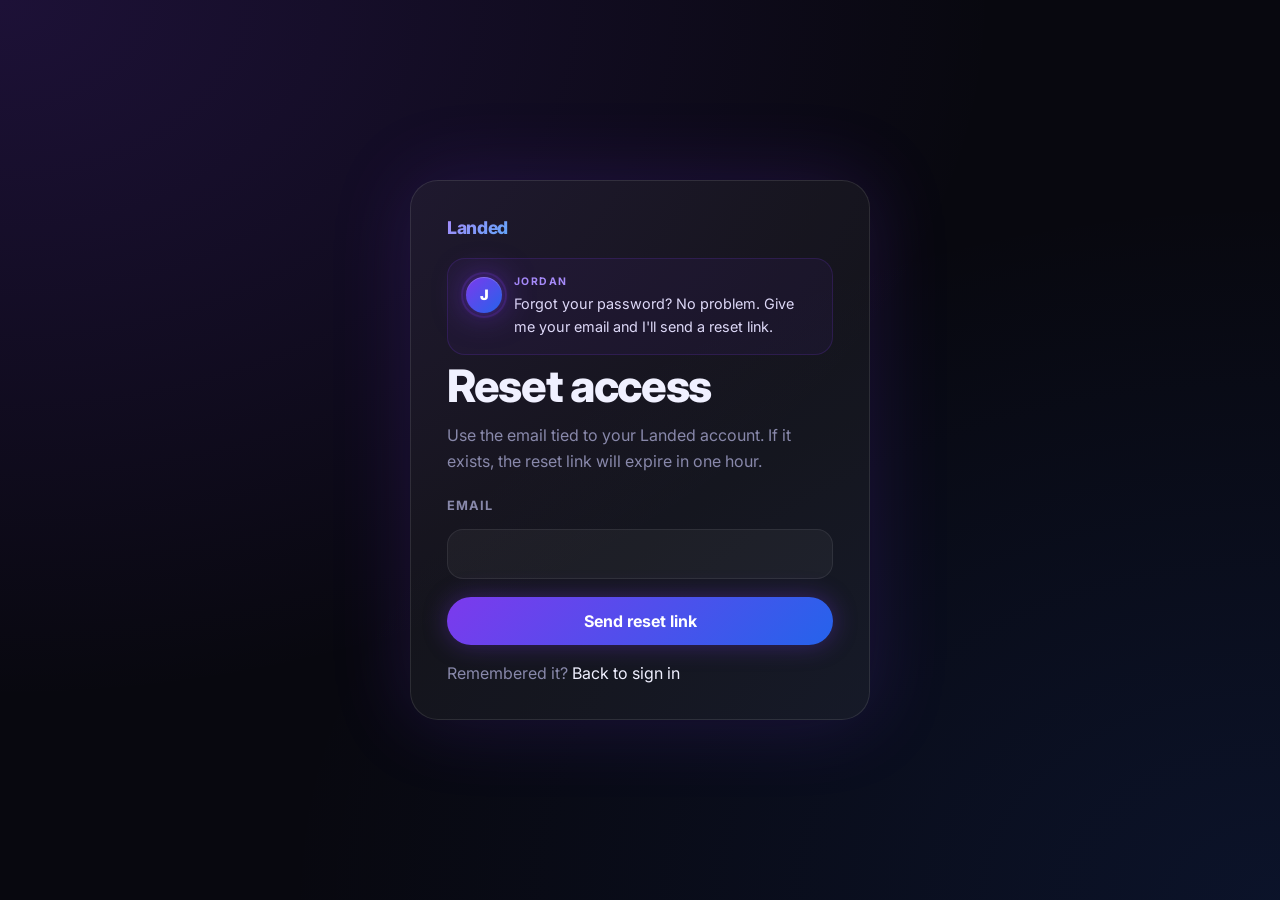
<file: frontend/forgot-password.html>
<!DOCTYPE html>
<html lang="en">
  <head>
    <meta charset="UTF-8" />
    <meta name="viewport" content="width=device-width, initial-scale=1.0, viewport-fit=cover" />
    <title>Forgot Password | Landed</title>
    <link href="https://fonts.googleapis.com/css2?family=Inter:wght@400;500;600;700;800;900&display=swap" rel="stylesheet">
    <link rel="stylesheet" href="/static/style.css" />
    <script defer src="/static/auth.js"></script>
    <script type="module" src="/static/forgot-password.js"></script>
  </head>
  <body data-page="forgot-password">
    <main class="auth-shell">
      <section class="auth-card">
        <a href="/" class="wordmark auth-wordmark">Landed</a>

        <div class="auth-jordan-intro">
          <div class="auth-jordan-avatar">
            <div class="auth-jordan-ring"><span class="auth-jordan-letter">J</span></div>
            <div class="auth-jordan-pulse"></div>
          </div>
          <div class="auth-jordan-body">
            <span class="auth-jordan-name">Jordan</span>
            <p class="auth-jordan-line">Forgot your password? No problem. Give me your email and I'll send a reset link.</p>
          </div>
        </div>

        <h1 class="auth-title">Reset access</h1>
        <p class="auth-copy">Use the email tied to your Landed account. If it exists, the reset link will expire in one hour.</p>
        <form id="forgot-password-form" class="auth-form">
          <label class="auth-label" for="email">Email</label>
          <input id="email" name="email" class="auth-input" type="email" autocomplete="email" required />
          <p id="forgot-password-error" class="auth-error hidden"></p>
          <p id="forgot-password-success" class="auth-success hidden"></p>
          <button class="cta-button auth-submit" type="submit">Send reset link</button>
        </form>
        <p class="auth-switch">Remembered it? <a href="/login">Back to sign in</a></p>
      </section>
    </main>
  </body>
</html>
</file>
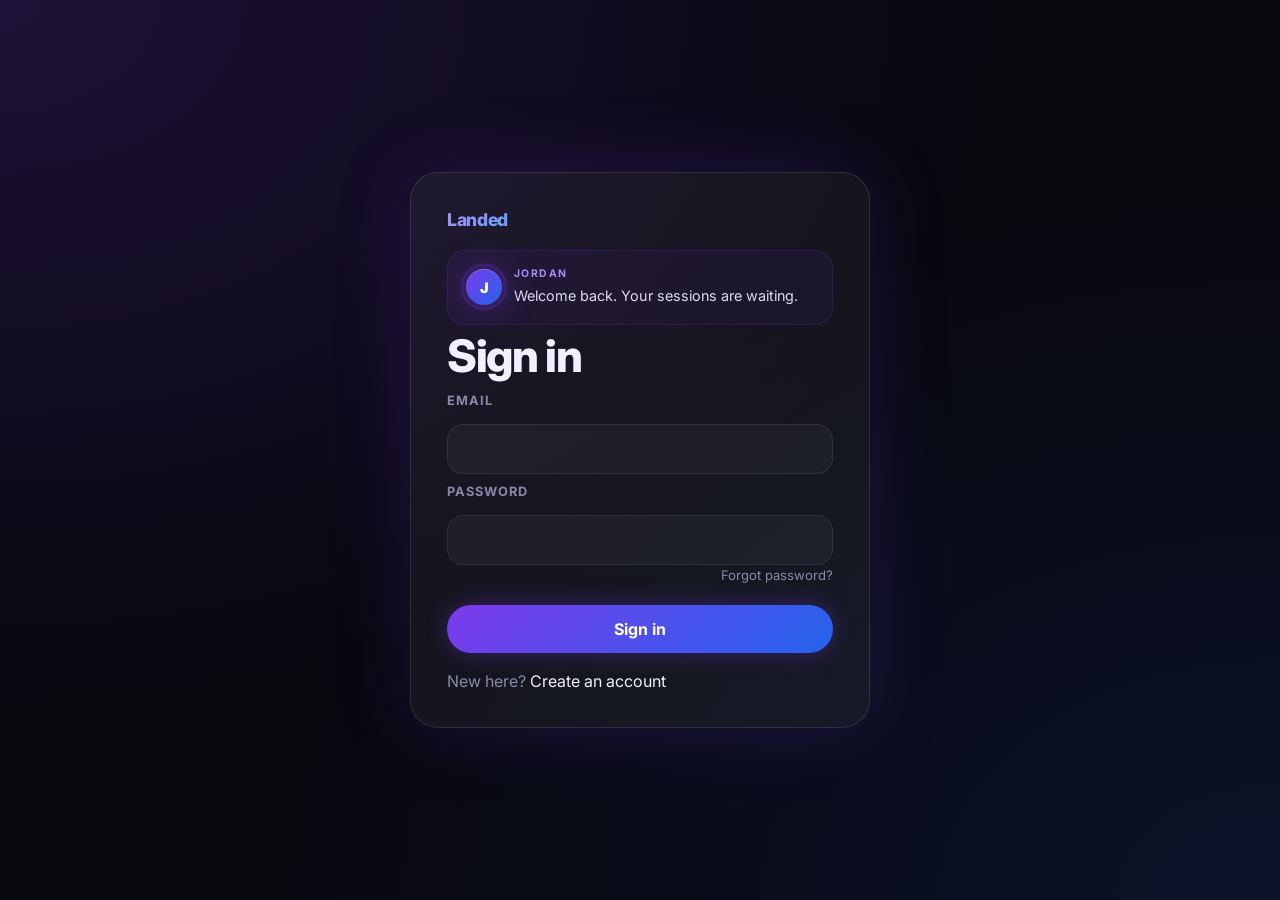
<file: frontend/login.html>
<!DOCTYPE html>
<html lang="en">
  <head>
    <meta charset="UTF-8" />
    <meta name="viewport" content="width=device-width, initial-scale=1.0, viewport-fit=cover" />
    <title>Sign In | Landed</title>
    <link href="https://fonts.googleapis.com/css2?family=Inter:wght@400;500;600;700;800;900&display=swap" rel="stylesheet">
    <link rel="stylesheet" href="/static/style.css" />
    <script defer src="/static/auth.js"></script>
    <script type="module" src="/static/login.js"></script>
  </head>
  <body data-page="login">
    <main class="auth-shell">
      <section class="auth-card">
        <a href="/" class="wordmark auth-wordmark">Landed</a>

        <!-- Jordan welcomes them back -->
        <div class="auth-jordan-intro">
          <div class="auth-jordan-avatar">
            <div class="auth-jordan-ring"><span class="auth-jordan-letter">J</span></div>
            <div class="auth-jordan-pulse"></div>
          </div>
          <div class="auth-jordan-body">
            <span class="auth-jordan-name">Jordan</span>
            <p class="auth-jordan-line">Welcome back. Your sessions are waiting.</p>
          </div>
        </div>

        <h1 class="auth-title">Sign in</h1>
        <p id="auth-toast" class="auth-success hidden"></p>
        <form id="auth-form" class="auth-form">
          <label class="auth-label" for="email">Email</label>
          <input id="email" name="email" class="auth-input" type="email" autocomplete="email" required />
          <label class="auth-label" for="password">Password</label>
          <input id="password" name="password" class="auth-input" type="password" autocomplete="current-password" required minlength="8" />
          <p class="auth-forgot"><a href="/forgot-password">Forgot password?</a></p>
          <p id="auth-error" class="auth-error hidden"></p>
          <button class="cta-button auth-submit" type="submit">Sign in</button>
        </form>
        <p class="auth-switch">New here? <a href="/register">Create an account</a></p>
      </section>
    </main>
  </body>
</html>
</file>
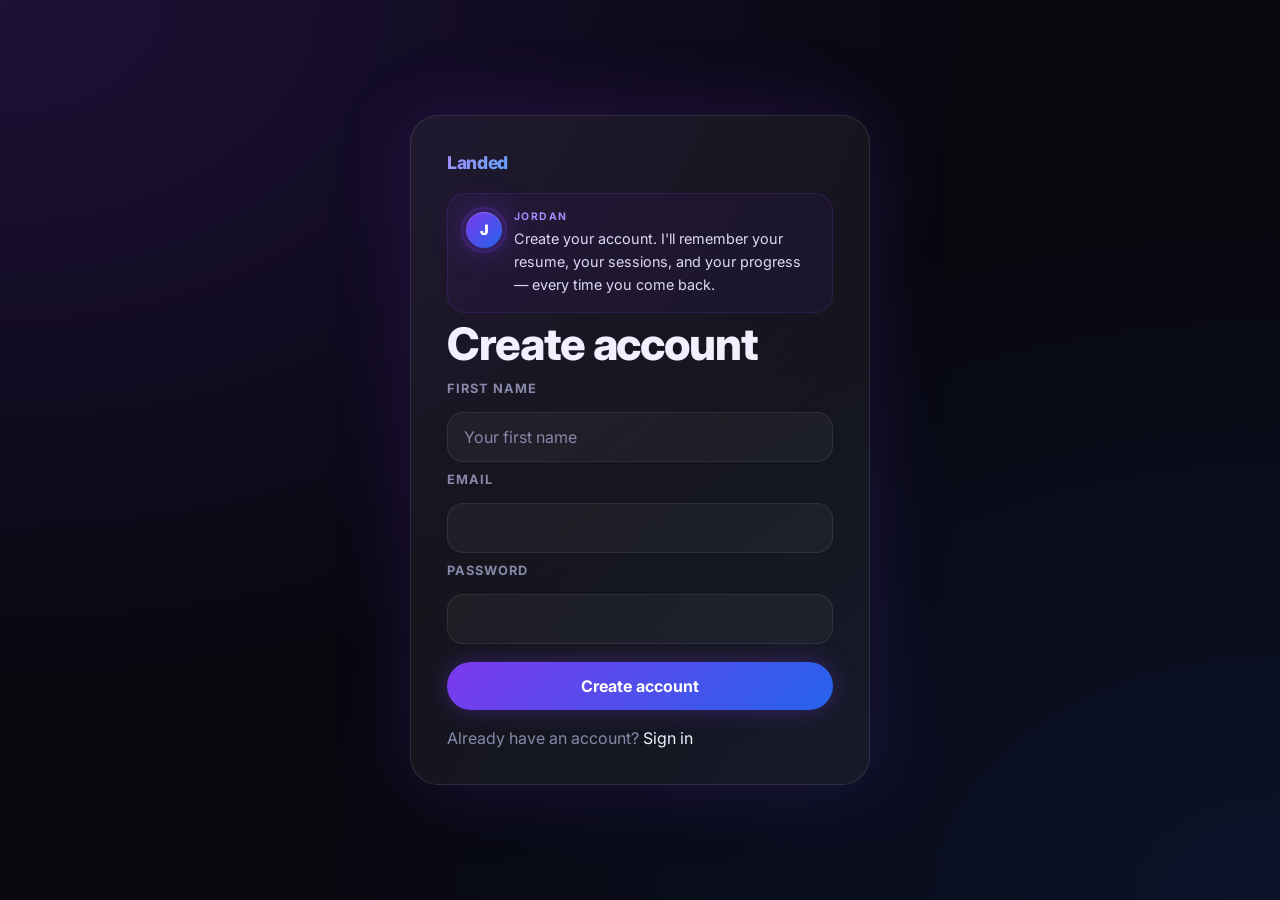
<file: frontend/register.html>
<!DOCTYPE html>
<html lang="en">
  <head>
    <meta charset="UTF-8" />
    <meta name="viewport" content="width=device-width, initial-scale=1.0, viewport-fit=cover" />
    <title>Create Account | Landed</title>
    <link href="https://fonts.googleapis.com/css2?family=Inter:wght@400;500;600;700;800;900&display=swap" rel="stylesheet">
    <link rel="stylesheet" href="/static/style.css" />
    <script defer src="/static/auth.js"></script>
    <script type="module" src="/static/register.js"></script>
  </head>
  <body data-page="register">
    <main class="auth-shell">
      <section class="auth-card">
        <a href="/" class="wordmark auth-wordmark">Landed</a>

        <!-- Jordan invites them in -->
        <div class="auth-jordan-intro">
          <div class="auth-jordan-avatar">
            <div class="auth-jordan-ring"><span class="auth-jordan-letter">J</span></div>
            <div class="auth-jordan-pulse"></div>
          </div>
          <div class="auth-jordan-body">
            <span class="auth-jordan-name">Jordan</span>
            <p class="auth-jordan-line">Create your account. I'll remember your resume, your sessions, and your progress — every time you come back.</p>
          </div>
        </div>

        <h1 class="auth-title">Create account</h1>
        <form id="auth-form" class="auth-form">
          <label class="auth-label" for="name">First name</label>
          <input id="name" name="name" class="auth-input" type="text" placeholder="Your first name" autocomplete="given-name" required maxlength="50" />
          <label class="auth-label" for="email">Email</label>
          <input id="email" name="email" class="auth-input" type="email" autocomplete="email" required />
          <label class="auth-label" for="password">Password</label>
          <input id="password" name="password" class="auth-input" type="password" autocomplete="new-password" required minlength="8" />
          <p id="auth-error" class="auth-error hidden"></p>
          <button class="cta-button auth-submit" type="submit">Create account</button>
        </form>
        <p class="auth-switch">Already have an account? <a href="/login">Sign in</a></p>
      </section>
    </main>
  </body>
</html>
</file>
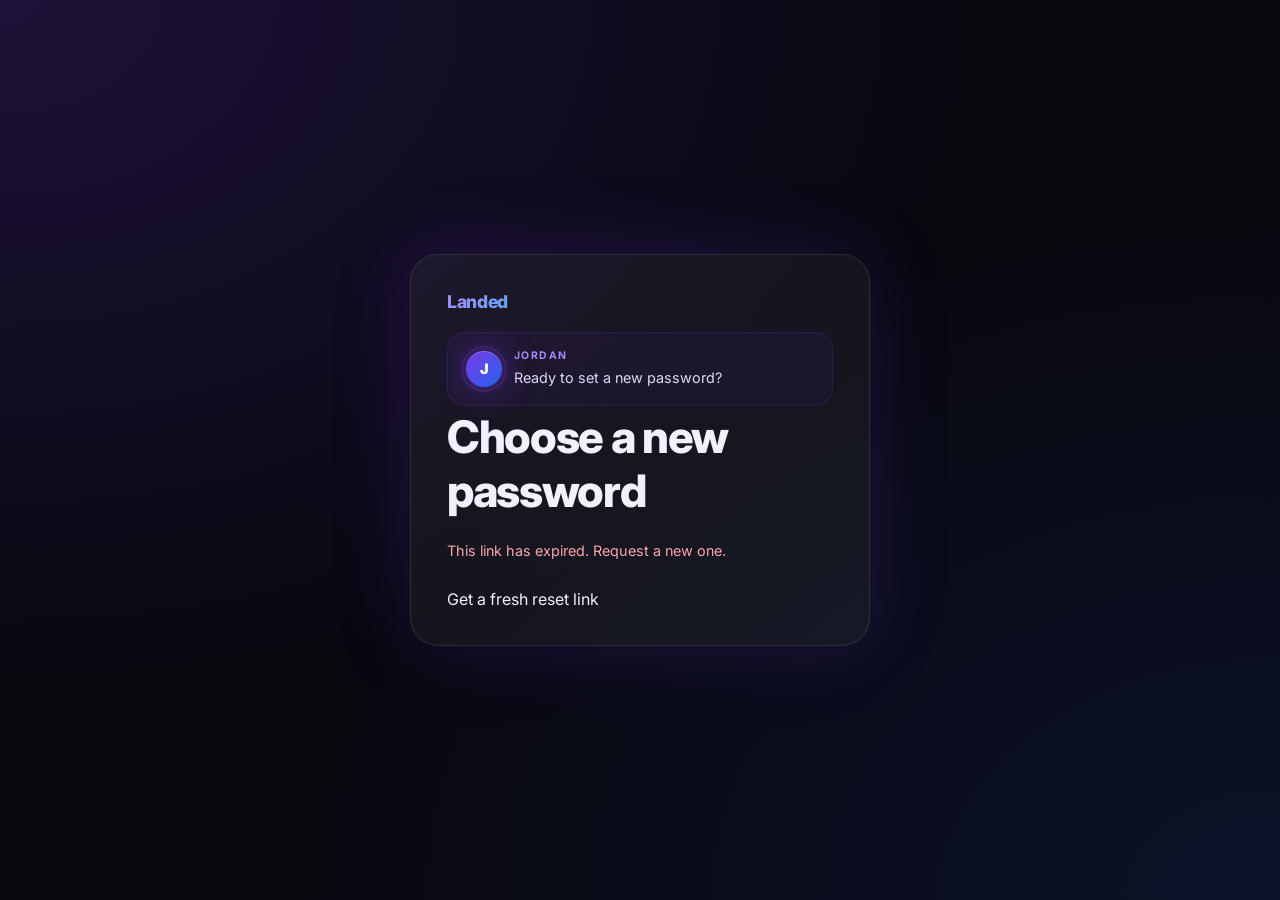
<file: frontend/reset-password.html>
<!DOCTYPE html>
<html lang="en">
  <head>
    <meta charset="UTF-8" />
    <meta name="viewport" content="width=device-width, initial-scale=1.0, viewport-fit=cover" />
    <title>Set New Password | Landed</title>
    <link href="https://fonts.googleapis.com/css2?family=Inter:wght@400;500;600;700;800;900&display=swap" rel="stylesheet">
    <link rel="stylesheet" href="/static/style.css" />
    <script defer src="/static/auth.js"></script>
    <script type="module" src="/static/reset-password.js"></script>
  </head>
  <body data-page="reset-password">
    <main class="auth-shell">
      <section class="auth-card">
        <a href="/" class="wordmark auth-wordmark">Landed</a>

        <div class="auth-jordan-intro">
          <div class="auth-jordan-avatar">
            <div class="auth-jordan-ring"><span class="auth-jordan-letter">J</span></div>
            <div class="auth-jordan-pulse"></div>
          </div>
          <div class="auth-jordan-body">
            <span class="auth-jordan-name">Jordan</span>
            <p class="auth-jordan-line">Ready to set a new password?</p>
          </div>
        </div>

        <h1 class="auth-title">Choose a new password</h1>
        <p id="reset-password-status" class="auth-copy">Checking your reset link now.</p>

        <div id="reset-password-invalid" class="auth-invalid hidden">
          <p class="auth-error">This link has expired. Request a new one.</p>
          <p class="auth-switch"><a href="/forgot-password">Get a fresh reset link</a></p>
        </div>

        <form id="reset-password-form" class="auth-form hidden">
          <label class="auth-label" for="password">New password</label>
          <input id="password" name="password" class="auth-input" type="password" autocomplete="new-password" required minlength="8" />
          <p class="auth-hint">Use at least 8 characters.</p>
          <p id="reset-password-error" class="auth-error hidden"></p>
          <button class="cta-button auth-submit" type="submit">Set new password</button>
        </form>
      </section>
    </main>
  </body>
</html>
</file>
<file: static/style.css>
:root {
  --bg: #08080f;
  --panel: rgba(255, 255, 255, 0.04);
  --panel-border: rgba(255, 255, 255, 0.08);
  --text: #f0f0ff;
  --muted: #8888aa;
  --accent: #7c3aed;
  --accent-2: #2563eb;
  --blue: #3b82f6;
  --yellow: #f59e0b;
  --green: #10b981;
  --green-bright: #34d399;
  --red: #f43f5e;
  --gray: #6b7280;
  --shadow: 0 0 0 1px rgba(255,255,255,0.06), 0 24px 48px rgba(0,0,0,0.5);
  --radius: 20px;
  --radius-sm: 14px;
  --font: 'Inter', system-ui, sans-serif;
}

* { box-sizing: border-box; margin: 0; padding: 0; }

body {
  font-family: var(--font);
  color: var(--text);
  min-height: 100vh;
  background:
    radial-gradient(ellipse at top left, rgba(124,58,237,0.18), transparent 55%),
    radial-gradient(ellipse at bottom right, rgba(37,99,235,0.12), transparent 55%),
    var(--bg);
}

/* ── Onboarding overlay ── */

.onboarding-overlay {
  position: fixed;
  inset: 0;
  background: rgba(4, 4, 10, 0.94);
  backdrop-filter: blur(16px);
  z-index: 1000;
  display: flex;
  align-items: center;
  justify-content: center;
  padding: 20px;
  /* Purple radial glow centered on the card */
  background-image: radial-gradient(ellipse at center, rgba(124,58,237,0.12) 0%, transparent 65%);
  background-color: rgba(4, 4, 10, 0.94);
}

.onboarding-card {
  width: 100%;
  max-width: 640px;
  background: linear-gradient(180deg, rgba(255,255,255,0.055), rgba(255,255,255,0.025));
  border: 1px solid rgba(255,255,255,0.1);
  border-radius: 32px;
  padding: 48px;
  box-shadow: 0 0 120px rgba(124,58,237,0.28), 0 32px 80px rgba(0,0,0,0.4);
  display: flex;
  flex-direction: column;
  gap: 24px;
  animation: revealUp 360ms ease both;
}

.onboarding-kicker {
  font-size: 0.72rem;
  font-weight: 700;
  letter-spacing: 0.18em;
  text-transform: uppercase;
  color: #a78bfa;
}

.onboarding-textarea {
  width: 100%;
  min-height: 180px;
  background: linear-gradient(180deg, rgba(124,58,237,0.05), rgba(37,99,235,0.02));
  border: 1px solid rgba(124,58,237,0.25);
  border-radius: 20px;
  padding: 20px 22px;
  color: var(--text);
  font: inherit;
  font-size: 0.97rem;
  resize: vertical;
  line-height: 1.7;
  transition: border-color 220ms, box-shadow 220ms, background 220ms;
  box-shadow: 0 0 0 1px rgba(124,58,237,0.07), inset 0 1px 0 rgba(255,255,255,0.04);
}

.onboarding-textarea:focus {
  outline: none;
  border-color: rgba(124,58,237,0.55);
  background: linear-gradient(180deg, rgba(124,58,237,0.08), rgba(37,99,235,0.04));
  box-shadow: 0 0 0 3px rgba(124,58,237,0.14), 0 0 28px rgba(124,58,237,0.08);
}

.onboarding-textarea::placeholder { color: var(--muted); opacity: 0.7; }

.onboarding-submit {
  width: 100%;
  justify-content: center;
  min-height: 58px;
  border-radius: 18px;
  font-size: 1.02rem;
  letter-spacing: 0.01em;
}

/* ── Jordan intro in onboarding ── */

.onboarding-jordan-intro {
  display: flex;
  gap: 14px;
  align-items: flex-start;
  background: rgba(124,58,237,0.06);
  border: 1px solid rgba(124,58,237,0.18);
  border-radius: 20px;
  padding: 20px;
}

.onboarding-jordan-avatar {
  position: relative;
  flex-shrink: 0;
  display: flex;
  align-items: center;
  justify-content: center;
  margin-top: 2px;
}

.onboarding-avatar-ring {
  width: 44px;
  height: 44px;
  border-radius: 50%;
  background: linear-gradient(135deg, var(--accent), var(--accent-2));
  display: flex;
  align-items: center;
  justify-content: center;
  box-shadow: 0 0 24px rgba(124,58,237,0.4);
}

.onboarding-avatar-letter {
  font-size: 1.15rem;
  font-weight: 900;
  color: #fff;
}

.onboarding-avatar-pulse {
  position: absolute;
  width: 56px;
  height: 56px;
  border-radius: 50%;
  border: 2px solid rgba(124,58,237,0.25);
  animation: pulse-ring 2s ease-out infinite;
}

.onboarding-jordan-body {
  display: flex;
  flex-direction: column;
  gap: 6px;
  flex: 1;
}

.onboarding-jordan-name {
  font-size: 0.72rem;
  font-weight: 700;
  text-transform: uppercase;
  letter-spacing: 0.12em;
  color: #a78bfa;
}

.onboarding-jordan-line {
  font-size: 0.97rem;
  line-height: 1.65;
  color: #e8e5f7;
  margin: 0;
}

.onboarding-note {
  font-size: 0.76rem;
  color: var(--muted);
  text-align: center;
  opacity: 0.6;
  margin: 0;
}

/* ── Top bar ── */

.top-bar {
  display: flex;
  justify-content: space-between;
  align-items: center;
  padding: 18px 32px;
  border-bottom: 1px solid var(--panel-border);
  backdrop-filter: blur(20px);
  position: sticky;
  top: 0;
  z-index: 100;
  background: rgba(8,8,15,0.8);
}

.wordmark {
  font-size: 1.1rem;
  font-weight: 800;
  background: linear-gradient(135deg, #a78bfa, #60a5fa);
  -webkit-background-clip: text;
  -webkit-text-fill-color: transparent;
  background-clip: text;
  letter-spacing: -0.02em;
}

.top-bar-left {
  display: flex;
  align-items: center;
  gap: 12px;
}

.top-bar-right {
  display: flex;
  align-items: center;
  gap: 10px;
}

.track-pill {
  background: rgba(255,255,255,0.06);
  border: 1px solid var(--panel-border);
  color: var(--text);
  border-radius: 999px;
  padding: 8px 16px;
  font: inherit;
  font-size: 0.9rem;
  cursor: pointer;
  appearance: none;
  -webkit-appearance: none;
}

.nav-pill {
  background: rgba(255,255,255,0.06);
  border: 1px solid var(--panel-border);
  color: var(--muted);
  border-radius: 999px;
  padding: 8px 16px;
  font-size: 0.9rem;
  text-decoration: none;
  transition: color 160ms, background 160ms;
}

.nav-pill:hover { color: var(--text); background: rgba(255,255,255,0.1); }
.nav-pill-active { color: var(--text); background: rgba(124,58,237,0.18); border-color: rgba(124,58,237,0.35); }
.nav-pill-active:hover { background: rgba(124,58,237,0.25); }

/* Jordan farewell overlay on logout */
.jordan-farewell {
  position: fixed;
  inset: 0;
  z-index: 9999;
  display: flex;
  align-items: center;
  justify-content: center;
  background: rgba(8,8,15,0.92);
  backdrop-filter: blur(12px);
  animation: revealUp 280ms ease both;
}
.jordan-farewell-inner {
  display: flex;
  align-items: center;
  gap: 16px;
}
.jordan-farewell-avatar {
  width: 48px;
  height: 48px;
  border-radius: 50%;
  background: linear-gradient(135deg, rgba(124,58,237,0.3), rgba(37,99,235,0.2));
  border: 1px solid rgba(124,58,237,0.4);
  display: flex;
  align-items: center;
  justify-content: center;
  font-size: 1.2rem;
  font-weight: 800;
  color: #a78bfa;
  flex-shrink: 0;
}
.jordan-farewell-text {
  font-size: 1.3rem;
  font-weight: 600;
  color: var(--text);
}

.auth-email {
  color: var(--text);
  font-size: 0.9rem;
  opacity: 0.9;
}

.auth-greeting {
  color: var(--accent);
  font-size: 0.9rem;
  font-weight: 600;
  letter-spacing: 0.01em;
}

[data-auth-slot] {
  display: inline-flex;
  align-items: center;
  gap: 10px;
}

/* ── Flow main ── */

.flow-main {
  max-width: 720px;
  margin: 0 auto;
  padding: 48px 24px 80px;
  display: flex;
  flex-direction: column;
  gap: 24px;
}

/* ── Jordan persistent guide (analyzer page) ── */

.jordan-guide {
  display: flex;
  gap: 14px;
  align-items: center;
  padding: 16px 20px;
  background: rgba(124,58,237,0.06);
  border: 1px solid rgba(124,58,237,0.18);
  border-radius: 20px;
  transition: background 300ms, border-color 300ms;
}

.jordan-guide-avatar {
  position: relative;
  flex-shrink: 0;
  display: flex;
  align-items: center;
  justify-content: center;
}

.jordan-guide-ring {
  width: 38px;
  height: 38px;
  border-radius: 50%;
  background: linear-gradient(135deg, var(--accent), var(--accent-2));
  display: flex;
  align-items: center;
  justify-content: center;
  box-shadow: 0 0 18px rgba(124,58,237,0.4);
}

.jordan-guide-letter {
  font-size: 1rem;
  font-weight: 900;
  color: #fff;
}

.jordan-guide-pulse {
  position: absolute;
  width: 50px;
  height: 50px;
  border-radius: 50%;
  border: 2px solid rgba(124,58,237,0.2);
  animation: pulse-ring 2s ease-out infinite;
}

.jordan-guide-content {
  display: flex;
  flex-direction: column;
  gap: 3px;
  flex: 1;
}

.jordan-guide-name {
  font-size: 0.68rem;
  font-weight: 700;
  text-transform: uppercase;
  letter-spacing: 0.14em;
  color: #a78bfa;
}

.jordan-guide-message {
  font-size: 0.95rem;
  line-height: 1.5;
  color: #ddd8f7;
  margin: 0;
  transition: opacity 300ms;
}

.jordan-cta-pill {
  background: linear-gradient(135deg, rgba(124,58,237,0.3), rgba(37,99,235,0.25)) !important;
  border-color: rgba(124,58,237,0.4) !important;
  color: #c4b5fd !important;
  font-style: italic;
}

/* ── Analyzer hero ── */

.analyzer-hero {
  text-align: center;
  padding: 48px 0 16px;
  display: flex;
  flex-direction: column;
  gap: 14px;
  align-items: center;
}

.analyzer-kicker {
  font-size: 0.78rem;
  font-weight: 700;
  letter-spacing: 0.16em;
  text-transform: uppercase;
  color: #a78bfa;
}

.analyzer-headline {
  font-size: clamp(2.4rem, 5vw, 3.8rem);
  font-weight: 800;
  letter-spacing: -0.04em;
  line-height: 1.05;
  background: linear-gradient(135deg, #f5f3ff 10%, #a78bfa 45%, #60a5fa 100%);
  -webkit-background-clip: text;
  -webkit-text-fill-color: transparent;
  background-clip: text;
  margin: 0;
}

.analyzer-tagline {
  color: #c8c4e0;
  font-size: 1.06rem;
  line-height: 1.75;
  max-width: 48ch;
  margin: 0;
}

/* ── Stages ── */

.stage { width: 100%; }

.stage-label {
  font-size: 0.8rem;
  font-weight: 600;
  text-transform: uppercase;
  letter-spacing: 0.12em;
  color: var(--muted);
  margin-bottom: 14px;
}

/* ── Stage 1: Input ── */

.input-panel {
  display: flex;
  flex-direction: column;
  gap: 10px;
}

.job-textarea {
  width: 100%;
  min-height: 220px;
  background: linear-gradient(180deg, rgba(124,58,237,0.04), rgba(37,99,235,0.02));
  border: 1px solid rgba(124,58,237,0.22);
  border-radius: 24px;
  padding: 22px 24px;
  color: var(--text);
  font: inherit;
  font-size: 1rem;
  line-height: 1.7;
  resize: vertical;
  transition: border-color 220ms, box-shadow 220ms, background 220ms;
  box-shadow: 0 0 0 1px rgba(124,58,237,0.06), inset 0 1px 0 rgba(255,255,255,0.04);
}

.job-textarea:focus {
  outline: none;
  border-color: rgba(124,58,237,0.55);
  background: linear-gradient(180deg, rgba(124,58,237,0.07), rgba(37,99,235,0.04));
  box-shadow: 0 0 0 3px rgba(124,58,237,0.14), 0 0 28px rgba(124,58,237,0.08);
}

.job-textarea::placeholder { color: var(--muted); opacity: 0.7; }

.input-hint {
  font-size: 0.76rem;
  color: var(--muted);
  letter-spacing: 0.04em;
  padding-left: 4px;
  opacity: 0.7;
}

.stage-actions {
  margin-top: 16px;
  display: flex;
  justify-content: flex-end;
}

/* ── CTA button ── */

.cta-button {
  background: linear-gradient(135deg, var(--accent), var(--accent-2));
  color: #fff;
  border: none;
  border-radius: 999px;
  padding: 14px 32px;
  font: inherit;
  font-size: 1rem;
  font-weight: 700;
  cursor: pointer;
  box-shadow: 0 0 24px rgba(124,58,237,0.35);
  transition: box-shadow 200ms, transform 150ms;
  display: flex;
  align-items: center;
  gap: 8px;
}

.cta-button:hover {
  box-shadow: 0 0 40px rgba(124,58,237,0.55);
  transform: translateY(-1px);
}

.cta-button:disabled {
  opacity: 0.7;
  cursor: not-allowed;
  transform: none;
}

/* .onboarding-submit defined in onboarding section above */

/* ── Stage 2: Score hero ── */

.score-hero {
  display: flex;
  align-items: center;
  gap: 0;
  background: linear-gradient(180deg, rgba(255,255,255,0.05), rgba(255,255,255,0.025));
  border: 1px solid rgba(255,255,255,0.08);
  border-radius: 32px;
  padding: 32px 40px;
  backdrop-filter: blur(20px);
  box-shadow: 0 28px 80px rgba(0,0,0,0.3);
  margin-bottom: 20px;
}

.score-block {
  flex: 1;
  text-align: center;
}

.score-divider {
  width: 1px;
  height: 60px;
  background: var(--panel-border);
  margin: 0 32px;
}

.score-label {
  display: block;
  font-size: 0.78rem;
  font-weight: 600;
  text-transform: uppercase;
  letter-spacing: 0.12em;
  color: var(--muted);
  margin-bottom: 10px;
}

.score-number {
  display: block;
  font-size: clamp(3rem, 8vw, 5rem);
  font-weight: 900;
  line-height: 1;
  margin-bottom: 14px;
  background: linear-gradient(135deg, #a78bfa, #60a5fa);
  -webkit-background-clip: text;
  -webkit-text-fill-color: transparent;
  background-clip: text;
}

.meter {
  width: 100%;
  height: 6px;
  border-radius: 999px;
  background: rgba(255,255,255,0.08);
  overflow: hidden;
}

.meter-fill {
  width: 0;
  height: 100%;
  border-radius: inherit;
  background: linear-gradient(90deg, #f43f5e, #f59e0b, #10b981);
  transition: width 600ms cubic-bezier(0.34, 1.56, 0.64, 1);
}

.role-summary-text {
  color: var(--muted);
  font-size: 0.95rem;
  line-height: 1.6;
  margin-bottom: 16px;
  padding: 0 4px;
}

.job-intel {
  background: rgba(124,58,237,0.06);
  border: 1px solid rgba(124,58,237,0.2);
  border-radius: 16px;
  padding: 14px 18px;
  margin-bottom: 20px;
  display: flex;
  flex-direction: column;
  gap: 8px;
}

.intel-row {
  display: flex;
  gap: 12px;
  align-items: baseline;
  font-size: 0.88rem;
}

.intel-label {
  font-size: 0.72rem;
  font-weight: 700;
  text-transform: uppercase;
  letter-spacing: 0.1em;
  color: var(--muted);
  min-width: 100px;
  flex-shrink: 0;
}

.intel-value {
  color: var(--text);
  line-height: 1.4;
}

/* ── Action strip ── */

.action-strip {
  display: flex;
  gap: 10px;
  flex-wrap: wrap;
}

.action-pill {
  border-radius: 999px;
  padding: 12px 22px;
  font: inherit;
  font-size: 0.95rem;
  font-weight: 600;
  cursor: pointer;
  text-decoration: none;
  border: 1px solid var(--panel-border);
  transition: all 160ms ease;
  display: inline-flex;
  align-items: center;
  gap: 6px;
}

.action-secondary {
  background: rgba(255,255,255,0.06);
  color: var(--text);
}

.action-secondary:hover {
  background: rgba(255,255,255,0.1);
  transform: translateY(-1px);
}

.action-primary {
  background: linear-gradient(135deg, var(--accent), var(--accent-2));
  color: #fff;
  border-color: transparent;
  box-shadow: 0 0 20px rgba(124,58,237,0.3);
}

.action-primary:hover {
  box-shadow: 0 0 32px rgba(124,58,237,0.5);
  transform: translateY(-1px);
}

/* ── Stage 3: Tune / Stage 4: Log ── */

.tune-header {
  display: flex;
  justify-content: space-between;
  align-items: center;
  margin-bottom: 20px;
}

.ghost-pill {
  background: transparent;
  border: 1px solid var(--panel-border);
  color: var(--muted);
  border-radius: 999px;
  padding: 8px 18px;
  font: inherit;
  font-size: 0.88rem;
  cursor: pointer;
  transition: color 160ms, border-color 160ms;
}

.ghost-pill:hover { color: var(--text); border-color: rgba(255,255,255,0.2); }

.save-pill {
  margin-bottom: 20px;
  color: #a78bfa;
  border-color: rgba(124,58,237,0.3);
}

/* ── Resume editor (inside tune stage) ── */

.resume-editor { display: flex; flex-direction: column; gap: 12px; }

.resume-row { display: flex; flex-direction: column; gap: 6px; }

.resume-label {
  font-size: 0.78rem;
  font-weight: 600;
  text-transform: uppercase;
  letter-spacing: 0.1em;
  color: var(--muted);
}

.resume-input {
  background: rgba(255,255,255,0.05);
  border: 1px solid var(--panel-border);
  border-radius: var(--radius-sm);
  padding: 12px 16px;
  color: var(--text);
  font: inherit;
  font-size: 0.95rem;
  width: 100%;
  resize: vertical;
  transition: border-color 180ms, box-shadow 180ms;
}

.resume-input:focus {
  outline: none;
  border-color: var(--accent);
  box-shadow: 0 0 0 3px rgba(124,58,237,0.15);
}

.resume-input::placeholder { color: var(--muted); }

.resume-section-wrap {
  background: rgba(255,255,255,0.03);
  border: 1px solid var(--panel-border);
  border-radius: var(--radius-sm);
  padding: 16px;
}

.resume-section-title {
  font-size: 0.78rem;
  font-weight: 600;
  text-transform: uppercase;
  letter-spacing: 0.1em;
  color: var(--muted);
  margin-bottom: 12px;
}

.entry-list { display: flex; flex-direction: column; gap: 10px; }

.entry-card {
  background: rgba(255,255,255,0.04);
  border: 1px solid var(--panel-border);
  border-radius: 12px;
  padding: 14px;
}

.entry-card-header {
  display: flex;
  justify-content: space-between;
  align-items: center;
  margin-bottom: 10px;
}

.entry-card-header h4 {
  font-size: 0.85rem;
  font-weight: 600;
  color: var(--muted);
}

.entry-grid {
  display: grid;
  grid-template-columns: repeat(3, 1fr);
  gap: 8px;
  margin-bottom: 8px;
}

.entry-grid-project { grid-template-columns: 1fr; margin-bottom: 0; }

.entry-field { display: flex; flex-direction: column; gap: 4px; }
.entry-field span { font-size: 0.75rem; color: var(--muted); }

.add-entry-button {
  background: transparent;
  border: none;
  color: #a78bfa;
  font: inherit;
  font-size: 0.88rem;
  font-weight: 600;
  cursor: pointer;
  margin-top: 10px;
  padding: 0;
}

.add-entry-button:hover { color: var(--text); }

.remove-entry-button {
  background: transparent;
  border: none;
  color: var(--muted);
  font: inherit;
  font-size: 0.8rem;
  cursor: pointer;
  padding: 0;
}

.remove-entry-button:hover { color: var(--red); }

/* ── Log form ── */

.log-form { display: flex; flex-direction: column; gap: 14px; }
.log-row { display: flex; flex-direction: column; gap: 6px; }

/* ── Resume fix panel ── */

#resume-fix-panel {
  width: 100%;
  display: flex;
  flex-direction: column;
  gap: 12px;
  margin-bottom: 8px;
}

.fix-panel-header {
  display: flex;
  flex-direction: column;
  gap: 4px;
  margin-bottom: 4px;
}

.fix-panel-title {
  font-size: 0.9rem;
  font-weight: 700;
  color: var(--text);
}

.fix-panel-sub {
  font-size: 0.78rem;
  color: var(--muted);
}

.fix-card {
  display: flex;
  gap: 16px;
  background: rgba(255,255,255,0.04);
  border: 1px solid rgba(255,255,255,0.08);
  border-radius: 16px;
  padding: 18px;
}

.fix-number {
  width: 28px;
  height: 28px;
  min-width: 28px;
  border-radius: 50%;
  background: linear-gradient(135deg, var(--accent), var(--accent-2));
  color: #fff;
  font-weight: 800;
  font-size: 0.85rem;
  display: flex;
  align-items: center;
  justify-content: center;
  margin-top: 2px;
}

.fix-body {
  display: flex;
  flex-direction: column;
  gap: 8px;
  flex: 1;
}

.fix-section {
  font-size: 0.72rem;
  font-weight: 700;
  text-transform: uppercase;
  letter-spacing: 0.1em;
  color: #a78bfa;
}

.fix-issue {
  font-size: 0.82rem;
  color: var(--muted);
  font-style: italic;
}

.fix-text {
  font-size: 0.92rem;
  color: var(--text);
  line-height: 1.6;
  background: rgba(255,255,255,0.04);
  border-left: 3px solid rgba(124,58,237,0.5);
  padding: 10px 14px;
  border-radius: 0 10px 10px 0;
}

.fix-impact {
  font-size: 0.8rem;
  color: #34d399;
  font-weight: 500;
}

.fix-empty {
  color: var(--muted);
  font-size: 0.9rem;
  padding: 16px;
  text-align: center;
}

/* ── Analysis accordion ── */

.accordion-grid {
  display: flex;
  flex-direction: column;
  gap: 8px;
}

.accordion-card {
  background: var(--panel);
  border: 1px solid var(--panel-border);
  border-radius: var(--radius-sm);
  overflow: hidden;
}

.accordion-card summary {
  padding: 16px 20px;
  font-size: 0.9rem;
  font-weight: 600;
  cursor: pointer;
  list-style: none;
  display: flex;
  justify-content: space-between;
  align-items: center;
  color: var(--muted);
  transition: color 160ms, background 160ms;
}

.accordion-card summary::after {
  content: '›';
  font-size: 1.2rem;
  transition: transform 200ms;
}

.accordion-card[open] summary::after { transform: rotate(90deg); }

.accordion-card[open] summary {
  color: var(--text);
  border-bottom: 1px solid var(--panel-border);
}

.accordion-card summary:hover { color: var(--text); background: rgba(255,255,255,0.03); }

.pill-list {
  list-style: none;
  padding: 16px 20px;
  display: flex;
  flex-direction: column;
  gap: 8px;
}

.pill-list li {
  font-size: 0.9rem;
  line-height: 1.5;
  color: var(--text);
  padding-left: 12px;
  border-left: 2px solid rgba(124,58,237,0.4);
}

/* ── Skeleton loader ── */

.skeleton-row {
  display: grid;
  grid-template-columns: 1fr 1fr;
  gap: 16px;
  margin-top: 16px;
}

.skeleton-card {
  height: 80px;
  border-radius: var(--radius-sm);
  background: linear-gradient(90deg, rgba(255,255,255,0.04) 25%, rgba(255,255,255,0.08) 50%, rgba(255,255,255,0.04) 75%);
  background-size: 200% 100%;
  animation: shimmer 1.4s infinite;
}

.skeleton-line {
  margin-bottom: 8px;
}

.skeleton-line-lg {
  height: 18px;
  margin-bottom: 10px;
}

.skeleton-line-md {
  height: 16px;
}

.skeleton-line-80 { width: 80%; height: 18px; }
.skeleton-line-90 { width: 90%; }
.skeleton-line-70 { width: 70%; margin-bottom: 0; }

/* ── Toast ── */

#toast-container {
  position: fixed;
  bottom: 24px;
  right: 24px;
  z-index: 9999;
  display: flex;
  flex-direction: column;
  gap: 10px;
  pointer-events: none;
}

.toast {
  padding: 14px 20px;
  border-radius: 14px;
  font-size: 0.92rem;
  font-weight: 500;
  backdrop-filter: blur(20px);
  border: 1px solid rgba(255,255,255,0.1);
  background: rgba(20,16,40,0.96);
  color: var(--text);
  opacity: 0;
  transform: translateY(12px) scale(0.96);
  transition: opacity 220ms ease, transform 220ms ease;
  box-shadow: 0 8px 32px rgba(0,0,0,0.4);
}

.toast-success { border-color: rgba(16,185,129,0.4); }
.toast-error   { border-color: rgba(244,63,94,0.4); }
.toast-visible { opacity: 1; transform: translateY(0) scale(1); }

/* ── Button spinner ── */

.btn-spinner {
  display: inline-block;
  width: 14px; height: 14px;
  border: 2px solid rgba(255,255,255,0.3);
  border-top-color: #fff;
  border-radius: 50%;
  animation: spin 0.7s linear infinite;
  vertical-align: middle;
}

/* ── Reveal animation ── */

.reveal {
  animation: revealUp 320ms ease both;
}

@keyframes revealUp {
  from { opacity: 0; transform: translateY(20px); }
  to   { opacity: 1; transform: translateY(0); }
}

/* ── Pipeline table (tracker.html) ── */

.page-shell {
  max-width: 1100px;
  margin: 0 auto;
  padding: 32px 24px 80px;
}

.hero {
  display: flex;
  justify-content: space-between;
  align-items: flex-start;
  gap: 24px;
  margin-bottom: 28px;
}

.hero h1 {
  font-size: clamp(2rem, 5vw, 3.2rem);
  font-weight: 900;
  background: linear-gradient(135deg, #a78bfa, #60a5fa);
  -webkit-background-clip: text;
  -webkit-text-fill-color: transparent;
  background-clip: text;
  line-height: 1;
  margin-bottom: 8px;
}

.hero.compact h1 { font-size: clamp(1.6rem, 4vw, 2.4rem); }

.tagline { color: var(--muted); font-size: 0.95rem; }

.eyebrow {
  font-size: 0.75rem;
  font-weight: 600;
  text-transform: uppercase;
  letter-spacing: 0.14em;
  color: var(--muted);
  margin-bottom: 8px;
}

.top-nav {
  display: flex;
  gap: 10px;
  flex-wrap: wrap;
}

.nav-link, .ghost-link, .secondary-button, .primary-button, .mic-button {
  border-radius: 999px;
  padding: 10px 18px;
  font: inherit;
  font-size: 0.9rem;
  cursor: pointer;
  text-decoration: none;
  border: 1px solid var(--panel-border);
  transition: all 160ms ease;
  display: inline-flex;
  align-items: center;
}

.nav-link, .ghost-link, .secondary-button {
  background: rgba(255,255,255,0.06);
  color: var(--text);
}

.nav-link:hover, .ghost-link:hover, .secondary-button:hover {
  background: rgba(255,255,255,0.1);
  transform: translateY(-1px);
}

.nav-link.current {
  background: rgba(124,58,237,0.2);
  border-color: rgba(124,58,237,0.4);
  color: #c4b5fd;
}

.primary-button {
  background: linear-gradient(135deg, var(--accent), var(--accent-2));
  color: #fff;
  border-color: transparent;
  box-shadow: 0 0 16px rgba(124,58,237,0.3);
  font-weight: 600;
}

.primary-button:hover {
  box-shadow: 0 0 28px rgba(124,58,237,0.5);
  transform: translateY(-1px);
}

.card {
  background: var(--panel);
  border: 1px solid var(--panel-border);
  border-radius: var(--radius);
  padding: 20px;
  backdrop-filter: blur(16px);
  box-shadow: var(--shadow);
}

.toolbar {
  display: grid;
  grid-template-columns: auto minmax(180px, 280px) auto auto;
  gap: 14px;
  align-items: center;
  margin-bottom: 20px;
}

.form-row {
  display: grid;
  grid-template-columns: repeat(4, minmax(0, 1fr));
  gap: 14px;
  align-items: end;
  margin-bottom: 20px;
}

.button-wrap { display: flex; justify-content: flex-end; }

label, .mini-label { display: block; margin-bottom: 6px; color: var(--muted); font-size: 0.85rem; }

input, select, textarea {
  width: 100%;
  background: rgba(255,255,255,0.05);
  border: 1px solid var(--panel-border);
  border-radius: var(--radius-sm);
  padding: 11px 14px;
  color: var(--text);
  font: inherit;
  font-size: 0.95rem;
}

input:focus, select:focus, textarea:focus {
  outline: none;
  border-color: var(--accent);
  box-shadow: 0 0 0 3px rgba(124,58,237,0.15);
}

input::placeholder, textarea::placeholder { color: var(--muted); }
textarea { resize: vertical; }

.table-wrap { overflow-x: auto; }

.pipeline-table { width: 100%; border-collapse: collapse; }

.pipeline-table th {
  text-align: left;
  padding: 12px 14px;
  color: var(--muted);
  font-size: 0.75rem;
  font-weight: 600;
  text-transform: uppercase;
  letter-spacing: 0.1em;
  border-bottom: 1px solid var(--panel-border);
}

.pipeline-table td {
  text-align: left;
  padding: 14px;
  border-bottom: 1px solid rgba(255,255,255,0.05);
  vertical-align: top;
  font-size: 0.9rem;
}

.pipeline-table tbody tr:hover { background: rgba(124,58,237,0.05); }

.status-badge {
  display: inline-flex;
  padding: 4px 10px;
  border-radius: 999px;
  font-size: 0.8rem;
  font-weight: 600;
  color: #fff;
}

.jordan-badge, .jordan-badge-none {
  display: inline-flex;
  padding: 4px 10px;
  border-radius: 999px;
  font-size: 0.78rem;
  font-weight: 600;
}

.jordan-badge-none { color: var(--muted); background: rgba(255,255,255,0.04); border: 1px solid var(--panel-border); }
.jordan-badge-green { background: rgba(16,185,129,0.15); color: #34d399; border: 1px solid rgba(16,185,129,0.3); }
.jordan-badge-yellow { background: rgba(245,158,11,0.15); color: #fbbf24; border: 1px solid rgba(245,158,11,0.3); }
.jordan-badge-red { background: rgba(244,63,94,0.15); color: #f87171; border: 1px solid rgba(244,63,94,0.3); }

.jordan-progress-row {
  display: flex;
  justify-content: space-between;
  margin: 8px 0 4px;
  font-size: 0.88rem;
}

.readiness-pill {
  background: rgba(124,58,237,0.15);
  color: #a78bfa;
  padding: 2px 10px;
  border-radius: 999px;
  font-weight: 600;
}

.detail-jordan-history {
  margin-top: 14px;
  padding: 14px;
  background: rgba(124,58,237,0.06);
  border: 1px solid rgba(124,58,237,0.2);
  border-radius: 12px;
}

.detail-muted { font-size: 0.85rem; color: var(--muted); margin: 4px 0 0; }
.detail-section { margin-bottom: 10px; }

/* Detail panel redesign */
.detail-summary {
  font-size: 0.9rem;
  color: var(--muted);
  margin: 0 0 14px;
  line-height: 1.5;
}

.detail-grid {
  display: grid;
  grid-template-columns: repeat(3, 1fr);
  gap: 10px;
  margin-bottom: 14px;
}
@media (max-width: 700px) {
  .detail-grid { grid-template-columns: 1fr; }
}

.detail-card {
  background: rgba(255,255,255,0.03);
  border: 1px solid rgba(255,255,255,0.08);
  border-radius: 10px;
  padding: 12px;
}
.detail-card-gaps {
  border-color: rgba(239,68,68,0.25);
  background: rgba(239,68,68,0.04);
}
.detail-card-label {
  font-size: 0.72rem;
  font-weight: 700;
  letter-spacing: 0.06em;
  text-transform: uppercase;
  color: var(--muted);
  margin: 0 0 8px;
}
.detail-card-list {
  margin: 0;
  padding-left: 16px;
  font-size: 0.85rem;
  line-height: 1.6;
  color: var(--text);
}
.detail-card-list li { margin-bottom: 3px; }

/* Jordan section in detail */
.detail-jordan-header {
  display: flex;
  align-items: center;
  justify-content: space-between;
  margin-bottom: 8px;
}
.detail-jordan-title {
  font-weight: 600;
  font-size: 0.9rem;
}
.detail-strength {
  font-size: 0.83rem;
  color: var(--green);
  margin: 4px 0;
}
.detail-focus {
  font-size: 0.83rem;
  color: var(--muted);
  margin: 4px 0 10px;
}
.detail-jordan-cta {
  display: inline-block;
  margin-top: 4px;
  font-size: 0.85rem;
  padding: 6px 14px;
}

/* Jordan session type badge */
.session-type-badge {
  display: inline-flex;
  align-items: center;
  justify-content: center;
  gap: 8px;
  font-size: 0.72rem;
  font-weight: 700;
  letter-spacing: 0.08em;
  text-transform: uppercase;
  padding: 8px 14px;
  border-radius: 999px;
  white-space: nowrap;
}

.session-type-loading {
  background: rgba(255,255,255,0.06);
  color: var(--muted);
  border: 1px solid var(--panel-border);
}

.session-type-prep { background: rgba(99,102,241,0.2); color: #a5b4fc; }
.session-type-pivot { background: rgba(234,179,8,0.15); color: #fde047; }
.session-type-navigate {
  background: rgba(251,146,60,0.15);
  color: #fdba74;
  border-color: rgba(251,146,60,0.3);
}

/* Mode context banner — shown at top of session for non-standard modes */
.session-mode-banner {
  display: flex;
  align-items: center;
  gap: 8px;
  padding: 10px 20px;
  background: rgba(251,146,60,0.08);
  border-bottom: 1px solid rgba(251,146,60,0.2);
  font-size: 0.78rem;
  color: #fdba74;
  letter-spacing: 0.01em;
}
.session-mode-banner.pivot-banner {
  background: rgba(234,179,8,0.08);
  border-bottom-color: rgba(234,179,8,0.2);
  color: #fde047;
}

.status-Applied   { background: var(--blue); }
.status-Screening { background: var(--yellow); color: #000; }
.status-Interview { background: var(--green); }
.status-Offer     { background: var(--green-bright); color: #000; }
.status-Rejected  { background: var(--red); }
.status-Ghosted   { background: var(--gray); }

.row-actions { display: flex; gap: 8px; flex-wrap: wrap; }

.detail-panel {
  padding: 14px;
  background: rgba(124,58,237,0.07);
  border: 1px solid rgba(124,58,237,0.2);
  border-radius: 12px;
  margin-top: 8px;
}

.empty-state {
  padding: 40px 24px;
  border-radius: var(--radius);
  background: rgba(255,255,255,0.02);
  border: 1px dashed rgba(255,255,255,0.1);
  color: var(--muted);
  text-align: center;
}

.analysis-list { margin: 0; padding-left: 18px; }
.analysis-list li + li { margin-top: 8px; font-size: 0.9rem; }

/* ── Jordan page ── */

.split-layout, .jordan-layout {
  display: grid;
  grid-template-columns: repeat(2, 1fr);
  gap: 18px;
  margin-bottom: 20px;
}

.scores-grid {
  display: grid;
  grid-template-columns: repeat(2, 1fr);
  gap: 18px;
  margin-bottom: 20px;
}

.score-meta {
  display: flex;
  justify-content: space-between;
  align-items: center;
  margin-bottom: 10px;
}

.score-meta strong {
  font-size: clamp(1.8rem, 4vw, 2.8rem);
  font-weight: 900;
  background: linear-gradient(135deg, #a78bfa, #60a5fa);
  -webkit-background-clip: text;
  -webkit-text-fill-color: transparent;
  background-clip: text;
}

.card-header {
  display: flex;
  justify-content: space-between;
  align-items: center;
  margin-bottom: 14px;
}

.card h2 { font-size: 1rem; font-weight: 700; margin-bottom: 12px; }

body[data-page="jordan"] {
  min-height: 100vh;
  overflow-x: hidden;
}

.jordan-shell {
  min-height: 100vh;
  display: flex;
  flex-direction: column;
}

.jordan-session-bar {
  display: flex;
  justify-content: space-between;
  align-items: center;
  gap: 16px;
  padding: 18px 24px;
  border-bottom: 1px solid rgba(255,255,255,0.06);
  background: rgba(8,8,15,0.72);
  backdrop-filter: blur(24px);
}

.jordan-session-bar-group {
  display: flex;
  align-items: center;
  gap: 12px;
  min-width: 0;
}

.jordan-session-bar-meta {
  justify-content: flex-end;
  flex-wrap: wrap;
  margin-left: auto;
}

.session-status-text,
.session-timer,
.jordan-phase-meta {
  font-size: 0.76rem;
  color: var(--muted);
  letter-spacing: 0.12em;
  text-transform: uppercase;
}

.session-timer {
  color: #d7d4ef;
}

.session-type-loading {
  background: rgba(255,255,255,0.08);
  color: var(--muted);
}

body[data-page="jordan"] [data-auth-slot] {
  display: inline-flex;
  align-items: center;
  gap: 10px;
}

body[data-page="jordan"] .nav-pill,
body[data-page="jordan"] .auth-greeting {
  font-size: 0.82rem;
}

.jordan-main {
  flex: 1;
  display: flex;
  width: 100%;
  padding: 0;
}

.jordan-phase {
  width: 100%;
  min-height: calc(100vh - 73px);
  display: flex;
  flex-direction: column;
}

.jordan-phase-shell {
  width: min(100%, 1100px);
  margin: 0 auto;
  min-height: 100%;
  display: flex;
  flex-direction: column;
  justify-content: center;
  gap: 32px;
  padding: 40px 32px 48px;
}

.jordan-phase-header {
  display: flex;
  justify-content: space-between;
  align-items: center;
  gap: 16px;
  flex-wrap: wrap;
}

.jordan-phase-meta {
  color: var(--muted);
  font-size: 0.86rem;
  line-height: 1.5;
}

.jordan-warmup-phase,
.jordan-summary-phase {
  justify-content: center;
}

.jordan-warmup-shell,
.jordan-summary-shell {
  width: min(100%, 940px);
}

.warmup-intro,
.summary-intro {
  max-width: 700px;
  display: flex;
  flex-direction: column;
  gap: 12px;
}

.warmup-kicker {
  font-size: 0.78rem;
  font-weight: 700;
  letter-spacing: 0.16em;
  text-transform: uppercase;
  color: #a78bfa;
}

.jordan-name {
  font-size: clamp(2.8rem, 7vw, 5rem);
  font-weight: 800;
  letter-spacing: -0.04em;
  line-height: 0.95;
  margin: 0;
  background: linear-gradient(135deg, #f5f3ff 10%, #a78bfa 45%, #60a5fa 100%);
  -webkit-background-clip: text;
  -webkit-text-fill-color: transparent;
  background-clip: text;
}

.jordan-tagline,
.summary-subtitle {
  color: #c8c4e0;
  font-size: 1.06rem;
  line-height: 1.75;
  max-width: 48ch;
}

.session-panel,
.warmup-card,
.summary-card {
  width: 100%;
  background: linear-gradient(180deg, rgba(255,255,255,0.05), rgba(255,255,255,0.025));
  border: 1px solid rgba(255,255,255,0.08);
  border-radius: 32px;
  box-shadow: 0 28px 80px rgba(0,0,0,0.3);
}

.warmup-card,
.summary-card {
  padding: 32px;
}

.warmup-loading {
  display: flex;
  flex-direction: column;
  gap: 8px;
}

.warmup-card-body {
  display: flex;
  flex-direction: column;
  gap: 28px;
}

.warmup-card-copy {
  display: flex;
  flex-direction: column;
  gap: 14px;
}

.warmup-greeting {
  font-size: 1.25rem;
  font-weight: 600;
  color: var(--text);
}

.warmup-session-line {
  font-size: 0.84rem;
  font-weight: 700;
  letter-spacing: 0.12em;
  text-transform: uppercase;
  color: #b9b3d7;
}

.warmup-focus {
  font-size: 0.95rem;
  color: #ddd4ff;
  font-style: italic;
}

.warmup-focus em {
  color: var(--accent);
}

.warmup-text {
  color: #dbdaf0;
  font-size: 1rem;
  line-height: 1.8;
}

.warmup-link {
  color: var(--accent);
  text-decoration: none;
}

.warmup-text-error {
  color: var(--red);
}

.hidden-audio {
  display: none;
}

.score-history {
  margin-top: 24px;
  padding-top: 18px;
  border-top: 1px solid rgba(255,255,255,0.08);
  color: var(--muted);
  font-size: 0.88rem;
}

.first-session {
  font-style: italic;
}

.warmup-readiness {
  display: flex;
  flex-direction: column;
  gap: 12px;
  padding-top: 24px;
  border-top: 1px solid rgba(255,255,255,0.08);
}

.warmup-readiness-label,
.readiness-label {
  font-size: 0.76rem;
  font-weight: 700;
  letter-spacing: 0.14em;
  text-transform: uppercase;
  color: var(--muted);
}

.warmup-readiness-row {
  display: flex;
  align-items: end;
  justify-content: space-between;
  gap: 24px;
}

.warmup-readiness-score {
  font-size: clamp(2.7rem, 9vw, 4.5rem);
  font-weight: 800;
  line-height: 0.92;
  letter-spacing: -0.05em;
  color: var(--text);
}

.warmup-readiness-score span,
.readiness-max {
  font-size: 0.42em;
  color: #aaa6c6;
}

.warmup-readiness-push {
  max-width: 20ch;
  font-size: 1.08rem;
  line-height: 1.5;
  color: #f0ebff;
  text-align: right;
}

#start-button.cta-button,
.jordan-start-button {
  width: 100%;
  justify-content: center;
  min-height: 68px;
  border-radius: 20px;
  font-size: 1.02rem;
  letter-spacing: 0.02em;
}

.jordan-session-phase {
  justify-content: space-between;
}

.session-stage {
  flex: 1;
  display: flex;
  align-items: center;
  justify-content: center;
  padding: 48px 32px 24px;
}

.session-prompt {
  width: min(100%, 760px);
  text-align: center;
  display: flex;
  flex-direction: column;
  gap: 20px;
}

.jordan-coaching {
  max-width: 620px;
  margin: 0 auto;
  font-size: 0.95rem;
  line-height: 1.7;
  color: var(--accent);
  opacity: 0.9;
  font-style: italic;
}

.jordan-question-panel {
  display: flex;
  justify-content: center;
}

.jordan-question-text {
  max-width: 600px;
  margin: 0 auto;
  white-space: pre-wrap;
  font-size: clamp(1.4rem, 2.9vw, 2.2rem);
  font-weight: 500;
  line-height: 1.7;
  letter-spacing: -0.02em;
  color: #f8f7ff;
}

.jordan-thinking {
  display: inline-flex;
  justify-content: center;
  align-items: center;
  gap: 6px;
  margin: 0 auto;
  color: #d8d5f0;
  font-size: 1rem;
}

.thinking-ellipsis::after {
  content: "...";
  display: inline-block;
  width: 1.25em;
  overflow: hidden;
  vertical-align: bottom;
  animation: ellipsis steps(4, end) 1.2s infinite;
}

.session-composer {
  width: 100%;
  padding: 0 32px 32px;
}

.input-zone {
  width: min(100%, 1100px);
  margin: 0 auto;
  padding: 24px 24px 20px;
  border-top: 1px solid rgba(255,255,255,0.08);
  background: linear-gradient(180deg, rgba(15,15,24,0.78), rgba(10,10,18,0.94));
  box-shadow: 0 -24px 60px rgba(0,0,0,0.28);
}

.answer-label {
  display: block;
  margin-bottom: 12px;
  font-size: 0.76rem;
  font-weight: 700;
  text-transform: uppercase;
  letter-spacing: 0.14em;
  color: var(--muted);
}

.answer-input {
  width: 100%;
  min-height: 132px;
  background: rgba(255,255,255,0.045);
  border: 1px solid rgba(255,255,255,0.1);
  border-radius: 22px;
  padding: 20px 22px;
  color: var(--text);
  font: inherit;
  font-size: 1.02rem;
  line-height: 1.75;
  resize: none;
}

.answer-input:focus {
  outline: none;
  border-color: rgba(124,58,237,0.52);
  box-shadow: 0 0 0 3px rgba(124,58,237,0.12);
}

.answer-input::placeholder { color: var(--muted); }
.answer-input:disabled { opacity: 0.55; }

.input-actions {
  display: flex;
  align-items: center;
  gap: 12px;
  margin-top: 14px;
}

.big-mic-button,
.send-button {
  min-height: 58px;
  border-radius: 18px;
  font: inherit;
  font-size: 0.98rem;
  font-weight: 600;
  display: inline-flex;
  align-items: center;
  justify-content: center;
  gap: 10px;
  transition: transform 180ms, box-shadow 180ms, background 180ms, border-color 180ms, opacity 180ms;
}

.big-mic-button {
  flex: 1;
  border: 1px solid rgba(255,255,255,0.1);
  background: rgba(255,255,255,0.045);
  color: #ddd8f7;
  cursor: pointer;
}

.big-mic-button:hover:not(:disabled) {
  box-shadow: 0 18px 30px rgba(124,58,237,0.12);
  background: rgba(255,255,255,0.065);
}

.big-mic-button.mic-active {
  background: linear-gradient(135deg, rgba(124,58,237,0.45), rgba(37,99,235,0.35));
  border-color: rgba(124,58,237,0.45);
  color: #fff;
  box-shadow: 0 0 36px rgba(124,58,237,0.2);
}

.big-mic-button.mic-disabled,
.big-mic-button:disabled,
.send-button:disabled {
  opacity: 0.45;
  cursor: not-allowed;
  transform: none;
  box-shadow: none;
}

.mic-icon { width: 20px; height: 20px; }

.send-button {
  min-width: 168px;
  border: none;
  padding: 0 24px;
  background: linear-gradient(135deg, var(--accent), var(--accent-2));
  color: #fff;
  box-shadow: 0 0 24px rgba(124,58,237,0.22);
  cursor: pointer;
}

.retry-button {
  margin-top: 14px;
  background: transparent;
  border: none;
  color: var(--muted);
  font: inherit;
  font-size: 0.9rem;
  cursor: pointer;
  transition: color 160ms;
  padding: 0;
}

.retry-button:hover { color: var(--text); }

#phase-summary.summary-enter {
  animation: summaryFadeIn 320ms ease both;
}

@keyframes summaryFadeIn {
  from { opacity: 0; transform: translateY(18px); }
  to { opacity: 1; transform: translateY(0); }
}

#phase-session.phase-fade-out {
  animation: sessionFadeOut 240ms ease both;
}

@keyframes sessionFadeOut {
  from { opacity: 1; }
  to { opacity: 0; }
}

.summary-title {
  font-size: clamp(2.2rem, 6vw, 4rem);
  font-weight: 800;
  letter-spacing: -0.05em;
  line-height: 0.98;
  margin: 0;
}

.readiness-score-wrap {
  display: flex;
  flex-direction: column;
  gap: 10px;
  padding-bottom: 28px;
  margin-bottom: 8px;
  border-bottom: 1px solid rgba(255,255,255,0.08);
}

.readiness-number {
  display: inline-block;
  font-size: clamp(3rem, 9vw, 5rem);
  font-weight: 800;
  line-height: 0.95;
  letter-spacing: -0.06em;
  color: #f2fffa;
}

.readiness-caption {
  margin-top: 10px;
  color: #c4f3df;
  font-size: 1rem;
  line-height: 1.6;
}

.summary-section + .summary-section {
  border-top: 1px solid rgba(255,255,255,0.08);
}

.summary-section {
  padding: 22px 0;
}

.summary-section h3 {
  margin-bottom: 10px;
  font-size: 0.78rem;
  font-weight: 700;
  letter-spacing: 0.14em;
  text-transform: uppercase;
  color: var(--muted);
}

.summary-card p {
  color: #e8e5f7;
  font-size: 0.98rem;
  line-height: 1.75;
  margin: 0;
}

.summary-win { color: #7ce1b2; }
.summary-fix { color: #f8cf67; }
.summary-memorize {
  color: #d9cfff;
  font-style: italic;
}

.summary-actions {
  display: flex;
  width: 100%;
  gap: 12px;
  flex-wrap: wrap;
}

.summary-actions .action-pill {
  flex: 1;
  min-height: 52px;
  justify-content: center;
}

.status-line { font-size: 0.85rem; color: var(--muted); margin-top: 8px; }

.hidden { display: none !important; }

.sr-only {
  position: absolute; width: 1px; height: 1px;
  padding: 0; margin: -1px; overflow: hidden;
  clip: rect(0,0,0,0); border: 0;
}

/* ── Animations ── */

@keyframes pulse {
  0%   { opacity: 0.3; transform: scale(1); }
  50%  { opacity: 1;   transform: scale(1.3); }
  100% { opacity: 0.3; transform: scale(1); }
}

@keyframes pulse-glow {
  0%, 100% { box-shadow: 0 0 16px rgba(124,58,237,0.4); }
  50%       { box-shadow: 0 0 36px rgba(124,58,237,0.7); }
}

@keyframes ellipsis {
  0% { width: 0; }
  100% { width: 1.25em; }
}

@keyframes shimmer {
  0%   { background-position: 200% 0; }
  100% { background-position: -200% 0; }
}

@keyframes spin { to { transform: rotate(360deg); } }

/* ─── Jordan Presence System ─── */

@keyframes jordan-voice-bar {
  0%, 100% { transform: scaleY(0.25); opacity: 0.35; }
  50%       { transform: scaleY(1);   opacity: 1; }
}

@keyframes jordan-glow-pulse {
  from { box-shadow: 0 0 28px rgba(124,58,237,0.55), 0 0 8px rgba(124,58,237,0.2); }
  to   { box-shadow: 0 0 52px rgba(124,58,237,0.95), 0 0 90px rgba(124,58,237,0.35); }
}

@keyframes jordan-think-spin {
  to { transform: rotate(360deg); }
}

/* Presence bar shown during Jordan session above the question */
.jordan-presence {
  display: flex;
  align-items: center;
  gap: 14px;
  padding: 10px 0 4px;
}

.jordan-presence-mark {
  position: relative;
  flex-shrink: 0;
  display: flex;
  align-items: center;
  justify-content: center;
}

.jordan-presence-ring {
  width: 44px;
  height: 44px;
  border-radius: 50%;
  background: linear-gradient(135deg, var(--accent), var(--accent-2));
  display: flex;
  align-items: center;
  justify-content: center;
  font-size: 1.1rem;
  font-weight: 900;
  color: #fff;
  box-shadow: 0 0 28px rgba(124,58,237,0.5);
  transition: box-shadow 300ms;
  letter-spacing: -0.02em;
  position: relative;
}

/* Thinking: spinning arc around the ring */
.jordan-presence.is-thinking .jordan-presence-ring::after {
  content: '';
  position: absolute;
  inset: -5px;
  border-radius: 50%;
  border: 2px solid transparent;
  border-top-color: #a78bfa;
  border-right-color: rgba(167,139,250,0.25);
  animation: jordan-think-spin 0.9s linear infinite;
}

/* Speaking: glow pulses */
.jordan-presence.is-speaking .jordan-presence-ring {
  animation: jordan-glow-pulse 0.7s ease-in-out infinite alternate;
}

/* Waveform bars */
.jordan-voice-bars {
  display: flex;
  align-items: center;
  gap: 4px;
  height: 30px;
  opacity: 0;
  transition: opacity 220ms;
}

.jordan-presence.is-speaking .jordan-voice-bars {
  opacity: 1;
}

.jordan-voice-bar {
  width: 3px;
  background: linear-gradient(to top, #7c3aed, #c4b5fd);
  border-radius: 3px;
  transform-origin: center;
  animation: jordan-voice-bar 0.5s ease-in-out infinite alternate;
}

.jordan-voice-bar:nth-child(1) { height: 8px;  animation-duration: 0.44s; animation-delay: 0s; }
.jordan-voice-bar:nth-child(2) { height: 16px; animation-duration: 0.60s; animation-delay: 0.07s; }
.jordan-voice-bar:nth-child(3) { height: 24px; animation-duration: 0.46s; animation-delay: 0.13s; }
.jordan-voice-bar:nth-child(4) { height: 28px; animation-duration: 0.64s; animation-delay: 0.04s; }
.jordan-voice-bar:nth-child(5) { height: 24px; animation-duration: 0.50s; animation-delay: 0.10s; }
.jordan-voice-bar:nth-child(6) { height: 16px; animation-duration: 0.56s; animation-delay: 0.06s; }
.jordan-voice-bar:nth-child(7) { height: 8px;  animation-duration: 0.48s; animation-delay: 0.02s; }

.jordan-presence-label {
  font-size: 0.72rem;
  font-weight: 700;
  letter-spacing: 0.12em;
  text-transform: uppercase;
  color: #a78bfa;
  opacity: 0;
  transition: opacity 200ms;
}

.jordan-presence.is-speaking .jordan-presence-label,
.jordan-presence.is-thinking .jordan-presence-label {
  opacity: 1;
}

/* Upgrade all static Jordan avatar rings — more alive */
.auth-jordan-ring,
.onboarding-avatar-ring,
.jordan-guide-ring {
  box-shadow: 0 0 32px rgba(124,58,237,0.55), 0 0 8px rgba(124,58,237,0.25), inset 0 1px 0 rgba(255,255,255,0.2) !important;
}

.jordan-farewell-avatar {
  box-shadow: 0 0 44px rgba(124,58,237,0.7) !important;
}

/* ── Analyzer page chrome override ── */

body[data-page="analyzer"] .top-bar {
  background: rgba(8,8,15,0.72);
  border-bottom: 1px solid rgba(255,255,255,0.06);
  backdrop-filter: blur(24px);
}

/* ── Jordan per-row nudge (tracker) ── */

.jordan-row-nudge {
  display: flex;
  flex-direction: column;
  gap: 5px;
}

.jordan-nudge-line {
  font-size: 0.8rem;
  color: #c4b5fd;
  line-height: 1.4;
  font-style: italic;
}

.jordan-nudge-link {
  font-size: 0.78rem;
  font-weight: 600;
  color: #a78bfa;
  text-decoration: none;
  letter-spacing: 0.02em;
  transition: color 160ms;
}

.jordan-nudge-link:hover { color: var(--text); }

/* ── Jordan on tracker/pipeline page ── */

.jordan-pipeline-bar {
  display: flex;
  gap: 14px;
  align-items: center;
  padding: 16px 20px;
  background: rgba(124,58,237,0.06);
  border: 1px solid rgba(124,58,237,0.18);
  border-radius: 20px;
  margin-bottom: 16px;
}

.jordan-pipeline-avatar {
  position: relative;
  flex-shrink: 0;
  display: flex;
  align-items: center;
  justify-content: center;
}

.jordan-pipeline-message {
  font-size: 0.95rem;
  line-height: 1.5;
  color: #ddd8f7;
  margin: 0;
}

/* ── Jordan on auth pages ── */

.auth-jordan-intro {
  display: flex;
  gap: 12px;
  align-items: flex-start;
  background: rgba(124,58,237,0.06);
  border: 1px solid rgba(124,58,237,0.18);
  border-radius: 18px;
  padding: 16px 18px;
  margin-bottom: 4px;
}

.auth-jordan-avatar {
  position: relative;
  flex-shrink: 0;
  display: flex;
  align-items: center;
  justify-content: center;
  margin-top: 2px;
}

.auth-jordan-ring {
  width: 36px;
  height: 36px;
  border-radius: 50%;
  background: linear-gradient(135deg, var(--accent), var(--accent-2));
  display: flex;
  align-items: center;
  justify-content: center;
  box-shadow: 0 0 16px rgba(124,58,237,0.4);
}

.auth-jordan-letter {
  font-size: 0.9rem;
  font-weight: 900;
  color: #fff;
}

.auth-jordan-pulse {
  position: absolute;
  width: 46px;
  height: 46px;
  border-radius: 50%;
  border: 2px solid rgba(124,58,237,0.2);
  animation: pulse-ring 2s ease-out infinite;
}

.auth-jordan-body {
  display: flex;
  flex-direction: column;
  gap: 4px;
  flex: 1;
}

.auth-jordan-name {
  font-size: 0.65rem;
  font-weight: 700;
  text-transform: uppercase;
  letter-spacing: 0.14em;
  color: #a78bfa;
}

.auth-jordan-line {
  font-size: 0.9rem;
  line-height: 1.6;
  color: #ddd8f7;
  margin: 0;
}

/* ── Auth pages ── */

.auth-shell {
  min-height: 100vh;
  display: grid;
  place-items: center;
  padding: 24px;
}

.auth-card {
  width: min(100%, 460px);
  background: rgba(255,255,255,0.05);
  border: 1px solid rgba(255,255,255,0.1);
  border-radius: 28px;
  padding: 36px;
  box-shadow: 0 0 80px rgba(124,58,237,0.18);
  animation: revealUp 320ms ease both;
}

.auth-wordmark {
  display: inline-block;
  text-decoration: none;
  margin-bottom: 20px;
}

.auth-title {
  font-size: clamp(2rem, 5vw, 2.8rem);
  font-weight: 800;
  letter-spacing: -0.03em;
  margin-bottom: 10px;
}

.auth-copy {
  color: var(--muted);
  line-height: 1.6;
  margin-bottom: 24px;
}

.auth-form {
  display: flex;
  flex-direction: column;
  gap: 10px;
}

.auth-label {
  color: var(--muted);
  font-size: 0.8rem;
  font-weight: 700;
  letter-spacing: 0.08em;
  text-transform: uppercase;
}

.auth-input {
  width: 100%;
  background: rgba(255,255,255,0.04);
  border: 1px solid var(--panel-border);
  border-radius: 16px;
  padding: 14px 16px;
  color: var(--text);
  font: inherit;
}

.auth-input:focus {
  outline: none;
  border-color: rgba(124,58,237,0.5);
  box-shadow: 0 0 0 3px rgba(124,58,237,0.12);
}

.auth-error {
  color: #fda4af;
  font-size: 0.9rem;
  min-height: 1.2rem;
}

.auth-success {
  color: #a7f3d0;
  font-size: 0.9rem;
  min-height: 1.2rem;
}

.auth-hint {
  color: var(--muted);
  font-size: 0.82rem;
  line-height: 1.5;
  margin-top: -2px;
}

.auth-submit {
  width: 100%;
  justify-content: center;
  margin-top: 8px;
}

.auth-forgot {
  text-align: right;
  font-size: 0.82rem;
  margin-top: -8px;
  margin-bottom: 4px;
}

.auth-forgot a {
  color: var(--muted);
  text-decoration: none;
}

.auth-forgot a:hover {
  color: var(--text);
}

.auth-invalid {
  display: flex;
  flex-direction: column;
  gap: 10px;
}

.auth-switch {
  margin-top: 18px;
  color: var(--muted);
}

.auth-switch a {
  color: var(--text);
  text-decoration: none;
}

/* ── Tracker table scroll wrapper ── */
.table-scroll-wrap {
  overflow-x: auto;
  -webkit-overflow-scrolling: touch;
  border-radius: 12px;
}

/* ── Responsive ── */

@media (max-width: 640px) {
  .top-bar { padding: 14px 16px; }
  .flow-main { padding: 28px 16px 60px; }
  .score-hero { padding: 24px 20px; flex-direction: column; gap: 20px; }
  .score-divider { width: 60px; height: 1px; margin: 0; }
  /* Safe area: bottom action buttons above iOS home indicator */
  .action-strip { flex-direction: column; padding-bottom: max(16px, env(safe-area-inset-bottom)); }
  .summary-actions { padding-bottom: max(16px, env(safe-area-inset-bottom)); }
  .session-composer { padding-bottom: max(16px, env(safe-area-inset-bottom)); }
  .action-pill { justify-content: center; }
  .entry-grid { grid-template-columns: 1fr; }
  .analyzer-hero { padding: 28px 0 8px; }
  .analyzer-headline { font-size: 2rem; }
  .analyzer-tagline { display: none; }
  .toolbar, .form-row, .split-layout, .scores-grid, .jordan-layout { grid-template-columns: 1fr; }
  /* Job textarea: less tall on small screens */
  .job-textarea { min-height: 140px; }
  .jordan-session-bar {
    padding: 16px;
    align-items: flex-start;
    flex-direction: column;
  }
  .jordan-session-bar-group,
  .jordan-session-bar-meta { width: 100%; justify-content: space-between; }
  /* Use dynamic viewport height — iOS Safari counts browser chrome in 100vh */
  .jordan-phase { width: 100%; min-height: calc(100dvh - 134px); }
  .jordan-phase-shell { padding: 28px 16px 24px; gap: 24px; }
  .jordan-phase-header,
  .warmup-readiness-row,
  .readiness-score-wrap,
  .summary-actions,
  .input-actions {
    flex-direction: column;
    align-items: stretch;
  }
  .warmup-card, .summary-card { padding: 22px 18px; border-radius: 24px; }
  .warmup-readiness-push { max-width: none; text-align: left; }
  .session-stage { padding: 32px 16px 12px; }
  .jordan-question-text { font-size: 1.45rem; line-height: 1.58; }
  .input-zone { width: 100%; padding: 20px 16px 18px; }
  .answer-input { min-height: 120px; border-radius: 18px; }
  .send-button { min-width: 0; width: 100%; }
  .big-mic-button { width: 100%; }
  .session-status-text { display: none; }
  /* Onboarding modal: scrollable with keyboard open */
  .onboarding-overlay { align-items: flex-start; padding: 12px 16px; overflow-y: auto; }
  .onboarding-card { padding: 28px 20px; border-radius: 24px; }
  .onboarding-textarea { min-height: 120px; }
  /* Tracker table */
  .pipeline-table { min-width: 520px; font-size: 0.78rem; }
  .pipeline-table th:nth-child(4),
  .pipeline-table td:nth-child(4) { display: none; }
}
</file>
